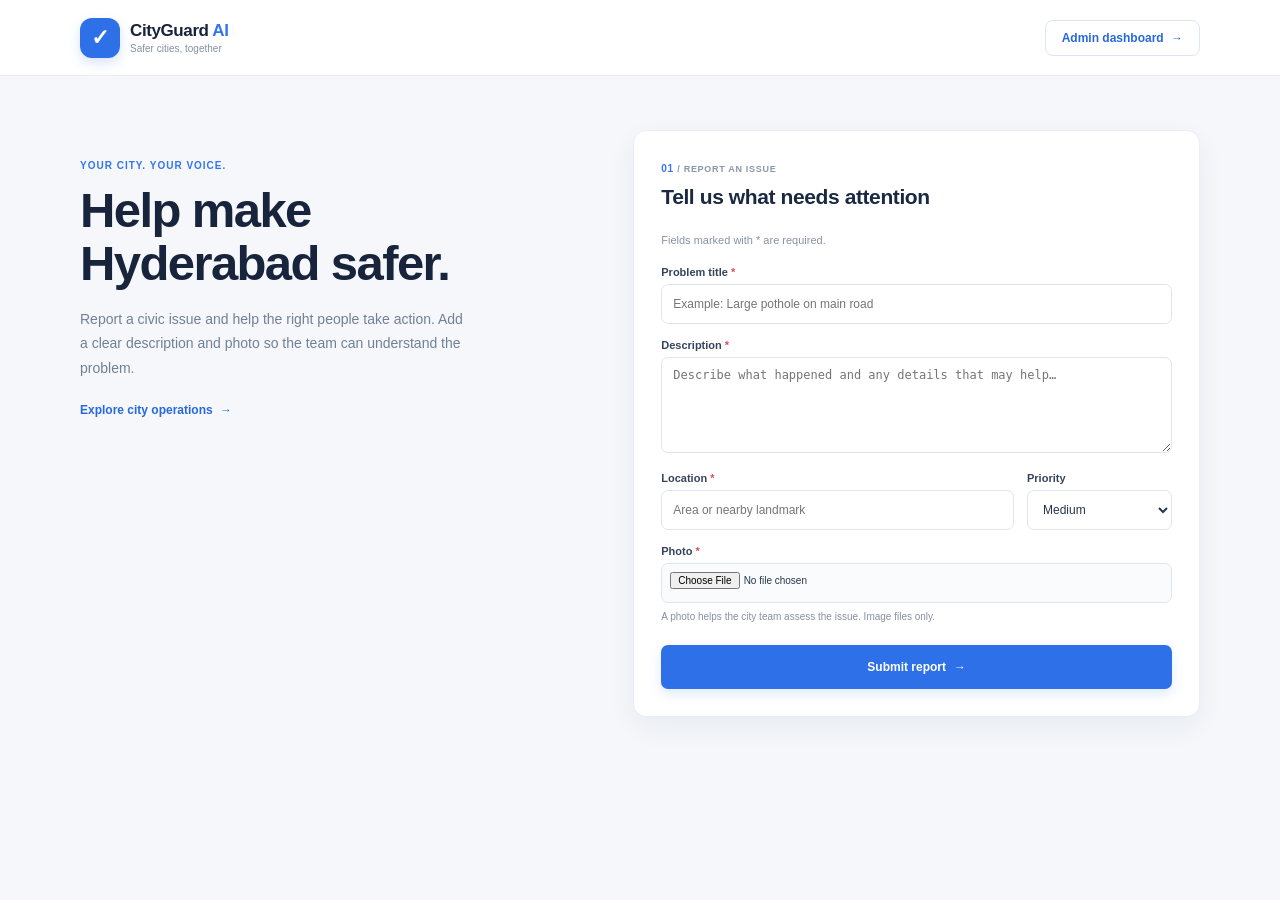
<file: frontend/index.html>
<!DOCTYPE html>
<html lang="en">

<head>
    <meta charset="UTF-8">
    <meta name="viewport" content="width=device-width, initial-scale=1.0">

    <title>CityGuard - Citizen Reporter</title>

    <link rel="stylesheet" href="style.css">
</head>

<body class="citizen-page">
    <header class="topbar citizen-topbar">
        <a class="citizen-brand" href="index.html" aria-label="CityGuard AI citizen reporter">
            <span class="citizen-brand-mark" aria-hidden="true">✓</span>
            <span><strong>CityGuard <b>AI</b></strong><small>Safer cities, together</small></span>
        </a>
        <a href="admin.html" class="admin-link">Admin dashboard <span aria-hidden="true">→</span></a>
    </header>

    <main class="container citizen-container">
        <section class="hero citizen-hero">
            <p class="eyebrow">YOUR CITY. YOUR VOICE.</p>
            <h1>Help make Hyderabad safer.</h1>
            <p>Report a civic issue and help the right people take action. Add a clear description and photo so the team can understand the problem.</p>
            <a class="citizen-secondary-link" href="admin.html">Explore city operations <span aria-hidden="true">→</span></a>
        </section>

        <section class="card citizen-form-card">
            <div class="citizen-form-heading">
                <span class="form-step">01 <span> / REPORT AN ISSUE</span></span>
                <h2>Tell us what needs attention</h2>
                <p>Fields marked with * are required.</p>
            </div>

            <form id="reportForm" enctype="multipart/form-data">
                <div class="form-field">
                    <label for="title">Problem title <span aria-hidden="true">*</span></label>
                    <input type="text" id="title" name="title" placeholder="Example: Large pothole on main road" autocomplete="off" required>
                </div>

                <div class="form-field">
                    <label for="description">Description <span aria-hidden="true">*</span></label>
                    <textarea id="description" name="description" placeholder="Describe what happened and any details that may help…" required></textarea>
                </div>

                <div class="form-row">
                    <div class="form-field">
                        <label for="location">Location <span aria-hidden="true">*</span></label>
                        <input type="text" id="location" name="location" placeholder="Area or nearby landmark" autocomplete="street-address" required>
                    </div>
                    <div class="form-field">
                        <label for="severity">Priority</label>
                        <select id="severity" name="severity">
                            <option value="Low">Low</option>
                            <option value="Medium" selected>Medium</option>
                            <option value="High">High</option>
                        </select>
                    </div>
                </div>

                <div class="form-field">
                    <label for="image">Photo <span aria-hidden="true">*</span></label>
                    <input type="file" id="image" name="image" accept="image/*" aria-describedby="photoHelp" required>
                    <small id="photoHelp" class="field-help">A photo helps the city team assess the issue. Image files only.</small>
                </div>

                <div id="imagePreviewContainer" class="image-preview-container">
                    <img id="imagePreview" alt="Preview of selected report photo">
                    <p id="imagePreviewName" class="image-preview-name"></p>
                </div>

                <button type="submit" class="submit-button">Submit report <span aria-hidden="true">→</span></button>
            </form>

            <div id="message" class="message" role="status" aria-live="polite"></div>
        </section>
    </main>


    <script src="app.js"></script>

</body>

</html>
</file>
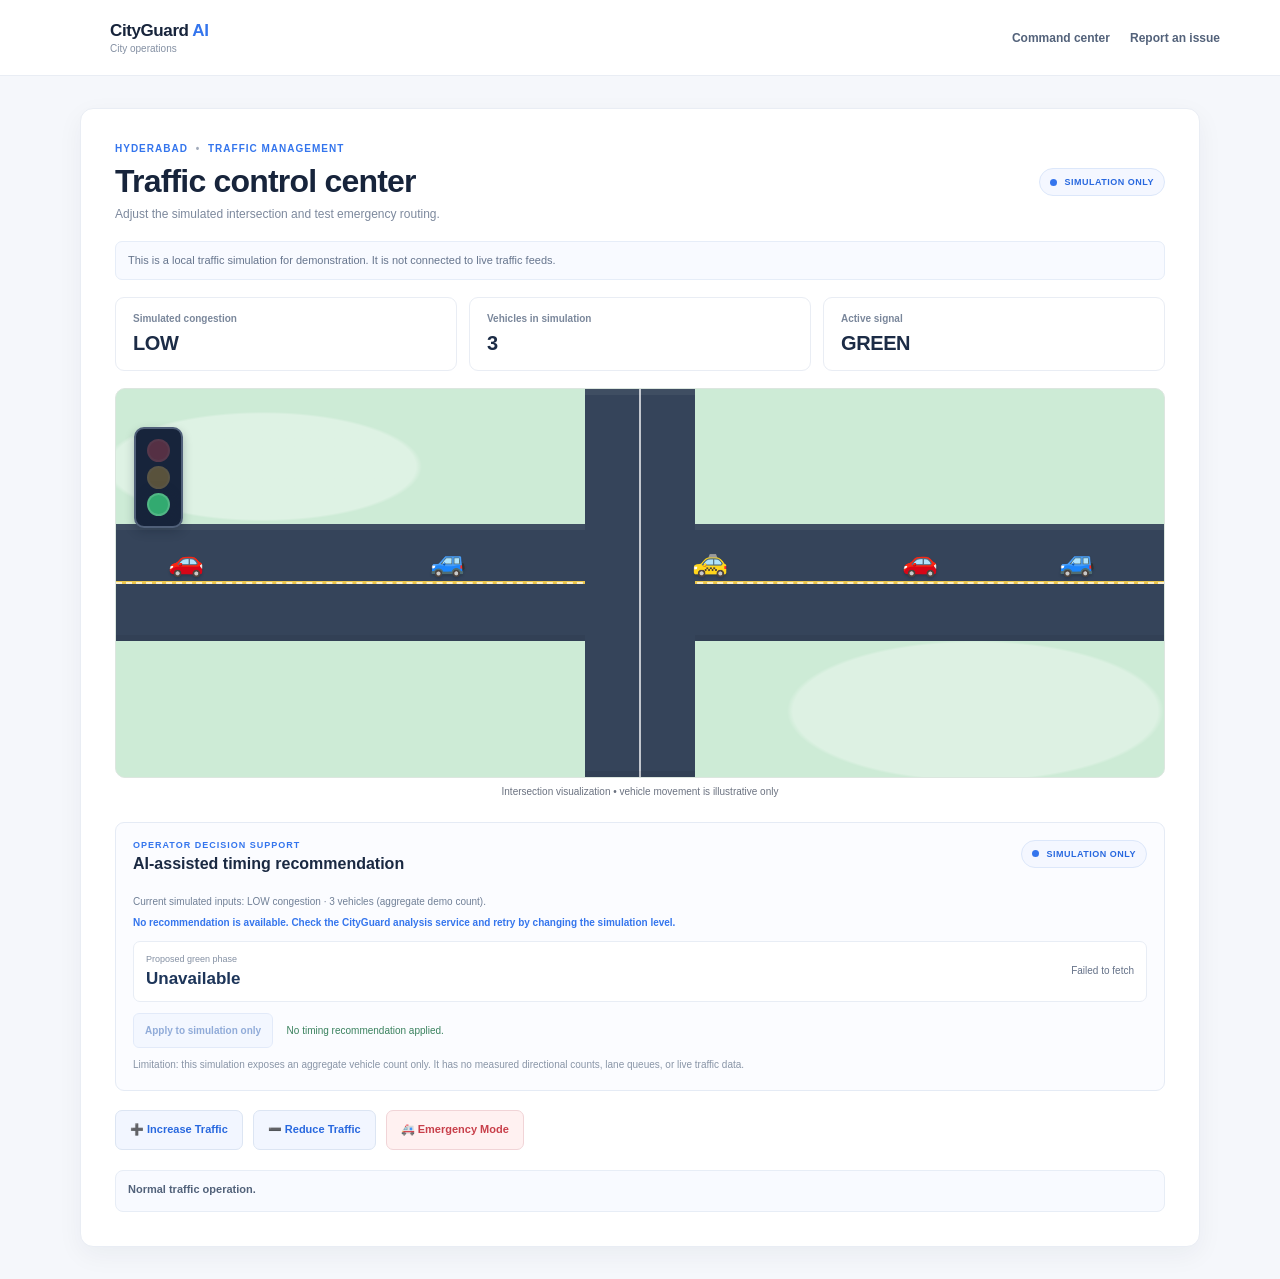
<file: traffic/traffic.html>
<!DOCTYPE html>
<html lang="en">

<head>

    <meta charset="UTF-8">

    <meta name="viewport" content="width=device-width, initial-scale=1.0">

    <title>CityGuard - Traffic Management</title>

    <link rel="stylesheet" href="traffic.css">

</head>


<body class="traffic-page">
    <header class="traffic-header">
        <a class="traffic-brand" href="../frontend/admin.html" aria-label="CityGuard AI admin dashboard">
            <span class="traffic-brand-mark" aria-hidden="true">✓</span>
            <span><strong>CityGuard <b>AI</b></strong><small>City operations</small></span>
        </a>
        <nav class="traffic-nav" aria-label="CityGuard navigation">
            <a href="../frontend/admin.html">Command center</a>
            <a href="../frontend/index.html">Report an issue</a>
        </nav>
    </header>

    <main class="traffic-main">
        <section class="dashboard traffic-dashboard">
            <div class="traffic-heading">
                <div>
                    <p class="traffic-eyebrow">HYDERABAD <span>•</span> TRAFFIC MANAGEMENT</p>
                    <h1>Traffic control center</h1>
                    <p>Adjust the simulated intersection and test emergency routing.</p>
                </div>
                <span class="simulation-badge"><span aria-hidden="true"></span> SIMULATION ONLY</span>
            </div>

            <div class="simulation-notice">
                This is a local traffic simulation for demonstration. It is not connected to live traffic feeds.
            </div>

            <div class="stats">
                <div class="stat">
                    <h3>Simulated congestion</h3>
                    <p id="trafficLevel" aria-live="polite">LOW</p>
                </div>
                <div class="stat">
                    <h3>Vehicles in simulation</h3>
                    <p id="vehicleCount" aria-live="polite">3</p>
                </div>
                <div class="stat">
                    <h3>Active signal</h3>
                    <p id="signalStatus" aria-live="polite">GREEN</p>
                </div>
            </div>


            <!-- Traffic intersection -->

            <div class="intersection" role="img" aria-label="Animated illustration of a simulated city intersection">

                <div class="road horizontal">

                    <div class="car car1">🚗</div>

                    <div class="car car2">🚙</div>

                    <div class="car car3">🚕</div>

                    <div class="car car4">🚗</div>

                    <div class="car car5">🚙</div>

                </div>


                <div class="road vertical"></div>


                <!-- Traffic signal -->

                <div class="traffic-light" aria-label="Simulated traffic signal">

                    <div id="redLight" class="light red"></div>

                    <div id="yellowLight" class="light yellow"></div>

                    <div id="greenLight" class="light green active"></div>

                </div>
            </div>
            <p class="intersection-caption">Intersection visualization • vehicle movement is illustrative only</p>

            <section class="traffic-ai-panel" aria-labelledby="traffic-ai-title">
                <div class="traffic-ai-heading">
                    <div>
                        <p class="traffic-eyebrow">OPERATOR DECISION SUPPORT</p>
                        <h2 id="traffic-ai-title">AI-assisted timing recommendation</h2>
                    </div>
                    <span class="simulation-badge"><span aria-hidden="true"></span> SIMULATION ONLY</span>
                </div>
                <p id="trafficAnalysisInputs" class="traffic-analysis-inputs">Waiting for simulated state…</p>
                <p id="trafficAnalysisStatus" class="traffic-analysis-status" role="status" aria-live="polite">Waiting
                    for analysis…</p>
                <div class="traffic-recommendation">
                    <div>
                        <span>Proposed green phase</span>
                        <strong id="trafficRecommendation">—</strong>
                    </div>
                    <p id="trafficRecommendationReason">A recommendation will be shown when analysis is available.</p>
                </div>
                <button id="applyTimingButton" class="apply-timing-button" type="button" disabled>
                    Apply to simulation only
                </button>
                <p id="appliedTiming" class="applied-timing" role="status" aria-live="polite">
                    No timing recommendation applied.
                </p>
                <p class="directional-limitation">
                    Limitation: this simulation exposes an aggregate vehicle count only. It has no measured directional
                    counts, lane queues, or live traffic data.
                </p>
            </section>

            <!-- Controls -->

            <div class="controls" aria-label="Traffic simulation controls">

                <button id="increaseBtn" type="button">
                    ➕ Increase Traffic
                </button>

                <button id="decreaseBtn" type="button">
                    ➖ Reduce Traffic
                </button>

                <button id="emergencyBtn" class="emergency" type="button">
                    🚑 Emergency Mode
                </button>

            </div>


            <div id="message" class="message" role="status" aria-live="polite">
                Normal traffic operation
            </div>

        </section>

    </main>


    <script src="traffic.js"></script>

</body>

</html>
</file>
<file: frontend/style.css>
* {
    box-sizing: border-box;
    margin: 0;
    padding: 0;
}

body {
    font-family: Arial, sans-serif;
    background: #f4f7fb;
    color: #1f2937;
}

.topbar {
    background: #111827;
    color: white;
    padding: 20px 40px;

    display: flex;
    justify-content: space-between;
    align-items: center;
}

.topbar h1 {
    font-size: 28px;
}

.topbar p {
    margin-top: 5px;
    opacity: 0.8;
}

.admin-link {
    color: white;
    text-decoration: none;

    border: 1px solid white;

    padding: 10px 16px;

    border-radius: 8px;
}

.container {
    width: 90%;
    max-width: 900px;

    margin: 40px auto;
}

.hero {
    text-align: center;
    margin-bottom: 30px;
}

.hero h2 {
    font-size: 32px;
    margin-bottom: 10px;
}

.hero p {
    color: #6b7280;
}

.card {
    background: white;

    padding: 30px;

    border-radius: 15px;

    box-shadow:
        0 5px 20px rgba(0, 0, 0, 0.08);
}

.card h2 {
    margin-bottom: 25px;
}

label {
    display: block;

    margin-top: 18px;
    margin-bottom: 7px;

    font-weight: bold;
}

input,
textarea,
select {
    width: 100%;

    padding: 12px;

    border: 1px solid #d1d5db;

    border-radius: 8px;

    font-size: 15px;
}

textarea {
    min-height: 120px;
    resize: vertical;
}

.image-preview-container {
    margin-top: 20px;

    display: none;

    text-align: center;
}

#imagePreview {
    max-width: 100%;
    max-height: 300px;

    border-radius: 10px;
}

.submit-button {
    width: 100%;

    margin-top: 25px;

    padding: 14px;

    border: none;

    border-radius: 8px;

    background: #dc2626;

    color: white;

    font-size: 16px;

    font-weight: bold;

    cursor: pointer;
}

.submit-button:hover {
    opacity: 0.9;
}

.message {
    margin-top: 20px;

    padding: 12px;

    border-radius: 8px;

    display: none;
}

/* Admin Dashboard */

.dashboard-stats {
    display: grid;

    grid-template-columns:
        repeat(4, 1fr);

    gap: 15px;

    margin-top: 20px;
}


.stat-card {
    background: #f3f4f6;

    padding: 20px;

    border-radius: 12px;

    text-align: center;
}


.stat-card h3 {
    font-size: 30px;

    margin-bottom: 8px;

    color: #111827;
}


.stat-card p {
    color: #6b7280;
}


.report-card {
    border: 1px solid #e5e7eb;

    padding: 20px;

    margin-top: 15px;

    border-radius: 10px;

    background: #fafafa;
}


.report-card h3 {
    margin-bottom: 12px;
}


.report-card p {
    margin-top: 8px;
}


/* Mobile */

@media (max-width: 700px) {

    .dashboard-stats {

        grid-template-columns:
            repeat(2, 1fr);

    }

}

/* Admin dashboard */

body.admin-page {
    min-width: 320px;
    background: #f5f7fb;
    color: #17243b;
    font-family: Inter, "Segoe UI", Arial, sans-serif;
}

body.admin-page .admin-topbar {
    min-height: 78px;
    padding: 12px 34px;
    gap: 28px;
    background: #fff;
    color: #17243b;
    border-bottom: 1px solid #e9edf4;
    box-shadow: 0 2px 10px rgba(24, 42, 72, 0.03);
}

.brand {
    display: inline-flex;
    flex: 0 0 225px;
    align-items: center;
    gap: 11px;
    color: inherit;
    text-decoration: none;
}

.brand-mark {
    display: grid;
    width: 43px;
    height: 46px;
    place-items: center;
}

.brand-mark svg {
    width: 39px;
    height: 43px;
    fill: #2768e8;
}

.brand-mark svg path + path {
    fill: none;
    stroke: #fff;
    stroke-linecap: round;
    stroke-linejoin: round;
    stroke-width: 3;
}

.brand-copy {
    display: grid;
    gap: 3px;
}

.brand-copy strong {
    color: #17243b;
    font-size: 19px;
    letter-spacing: -0.5px;
}

.brand-copy strong span {
    color: #3475ed;
}

.brand-copy small {
    color: #8490a3;
    font-size: 11px;
}

.location-search {
    display: flex;
    width: min(450px, 42vw);
    height: 42px;
    align-items: center;
    gap: 10px;
    margin: 0 auto;
    padding: 0 12px;
    border: 1px solid #e5eaf2;
    border-radius: 9px;
    background: #f9fafc;
    color: #8490a3;
}

.location-search .search-icon {
    font-size: 23px;
    line-height: 1;
    transform: rotate(-20deg);
}

.location-search input {
    min-width: 0;
    height: 100%;
    padding: 0;
    border: 0;
    outline: 0;
    background: transparent;
    color: #17243b;
    font-size: 13px;
}

.location-search input:focus-visible {
    outline: 0;
}

.location-search kbd {
    flex: 0 0 auto;
    padding: 3px 5px;
    border: 1px solid #e5eaf2;
    border-radius: 4px;
    background: #fff;
    color: #8490a3;
    font-family: inherit;
    font-size: 10px;
}

.header-actions,
.profile {
    display: flex;
    align-items: center;
}

.header-actions {
    flex: 0 0 225px;
    justify-content: flex-end;
    gap: 22px;
}

.notification-button {
    display: grid;
    width: 38px;
    height: 38px;
    place-items: center;
    border: 1px solid #e9edf4;
    border-radius: 10px;
    color: #52627a;
}

.notification-button svg {
    width: 19px;
    fill: none;
    stroke: currentColor;
    stroke-linecap: round;
    stroke-linejoin: round;
    stroke-width: 1.7;
}

.profile {
    gap: 9px;
    color: #34445d;
    font-size: 13px;
    font-weight: 600;
}

.profile-avatar {
    display: grid;
    width: 36px;
    height: 36px;
    place-items: center;
    border-radius: 50%;
    background: #e7efff;
    color: #2768e8;
    font-size: 12px;
    font-weight: 700;
}

.admin-layout {
    display: grid;
    min-height: calc(100vh - 78px);
    grid-template-columns: 232px minmax(0, 1fr);
}

.admin-sidebar {
    display: flex;
    min-height: calc(100vh - 78px);
    flex-direction: column;
    padding: 29px 16px 20px;
    border-right: 1px solid #e9edf4;
    background: #fff;
}

.sidebar-label {
    margin: 0 0 13px 12px;
    color: #a0aabc;
    font-size: 10px;
    font-weight: 700;
    letter-spacing: 1.1px;
}

.sidebar-nav {
    display: grid;
    gap: 5px;
}

.sidebar-link {
    display: flex;
    min-height: 43px;
    align-items: center;
    gap: 12px;
    padding: 0 12px;
    border-radius: 8px;
    color: #647188;
    font-size: 13px;
    font-weight: 500;
    text-decoration: none;
    transition: background 0.15s ease, color 0.15s ease;
}

.sidebar-link > span {
    width: 18px;
    color: #8490a3;
    font-size: 18px;
    text-align: center;
}

.sidebar-link:hover,
.sidebar-link.is-active {
    background: #edf3ff;
    color: #2868df;
}

.sidebar-link.is-active {
    font-weight: 650;
}

.sidebar-link.is-active > span {
    color: #2868df;
}

.sidebar-bottom {
    display: grid;
    gap: 19px;
    margin-top: auto;
}

.sidebar-help {
    padding: 15px 13px;
    border: 1px solid #e8edf5;
    border-radius: 10px;
    background: #fbfcfe;
}

.help-icon {
    display: grid;
    width: 24px;
    height: 24px;
    margin-bottom: 10px;
    place-items: center;
    border-radius: 50%;
    background: #eaf1ff;
    color: #3475ed;
    font-size: 13px;
    font-weight: 700;
}

.sidebar-help strong {
    color: #273650;
    font-size: 12px;
}

.sidebar-help p {
    margin: 6px 0 11px;
    color: #8490a3;
    font-size: 11px;
    line-height: 1.5;
}

.sidebar-help a,
.sidebar-citizen-link {
    color: #2868df;
    font-size: 11px;
    font-weight: 650;
    text-decoration: none;
}

.sidebar-help a span,
.sidebar-citizen-link span {
    margin-left: 3px;
}

.sidebar-citizen-link {
    padding: 0 5px;
}

body.admin-page .admin-main {
    width: 100%;
    max-width: 1600px;
    margin: 0 auto;
    padding: 34px clamp(22px, 3.5vw, 54px) 22px;
}

.dashboard-heading {
    display: flex;
    align-items: center;
    justify-content: space-between;
    gap: 20px;
    margin-bottom: 25px;
}

.eyebrow {
    margin-bottom: 9px;
    color: #74829a;
    font-size: 10px;
    font-weight: 700;
    letter-spacing: 1px;
}

.eyebrow span {
    margin: 0 4px;
    color: #3c78e8;
}

.dashboard-heading h1 {
    color: #17243b;
    font-size: clamp(23px, 2.2vw, 30px);
    letter-spacing: -0.8px;
}

.heading-description {
    margin-top: 7px;
    color: #7d899d;
    font-size: 13px;
}

.primary-button {
    display: inline-flex;
    min-height: 42px;
    flex: 0 0 auto;
    align-items: center;
    justify-content: center;
    gap: 8px;
    padding: 0 16px;
    border-radius: 8px;
    background: #2e70e8;
    box-shadow: 0 5px 12px rgba(46, 112, 232, 0.18);
    color: #fff;
    font-size: 12px;
    font-weight: 650;
    text-decoration: none;
    transition: background 0.15s ease, transform 0.15s ease;
}

.primary-button:hover {
    transform: translateY(-1px);
    background: #205fcf;
}

.primary-button span {
    font-size: 18px;
}

body.admin-page .dashboard-stats {
    grid-template-columns: repeat(4, minmax(0, 1fr));
    gap: 15px;
    margin: 0 0 20px;
}

body.admin-page .stat-card {
    min-width: 0;
    padding: 17px 18px;
    border: 1px solid #e9edf4;
    border-radius: 11px;
    background: #fff;
    box-shadow: 0 4px 15px rgba(23, 36, 59, 0.035);
    text-align: left;
}

.stat-card-top {
    display: flex;
    align-items: center;
    justify-content: space-between;
    margin-bottom: 13px;
}

.stat-icon {
    display: grid;
    width: 31px;
    height: 31px;
    place-items: center;
    border-radius: 8px;
    background: #edf3ff;
    color: #3475ed;
    font-size: 17px;
    font-weight: 700;
}

.stat-pending .stat-icon {
    background: #fff5e7;
    color: #e69a32;
}

.stat-resolved .stat-icon {
    background: #e9f8f0;
    color: #2da56a;
}

.stat-high .stat-icon {
    background: #fff0f0;
    color: #e65761;
}

.stat-trend {
    color: #8a96a9;
    font-size: 10px;
}

body.admin-page .stat-card p {
    color: #76839a;
    font-size: 12px;
}

body.admin-page .stat-card h2 {
    margin-top: 5px;
    color: #1a2942;
    font-size: 27px;
    letter-spacing: -0.5px;
}

.dashboard-content-grid {
    display: grid;
    grid-template-columns: minmax(0, 1.5fr) minmax(310px, 0.9fr);
    align-items: start;
    gap: 18px;
}

body.admin-page .admin-panel {
    min-width: 0;
    padding: 20px;
    border: 1px solid #e9edf4;
    border-radius: 12px;
    background: #fff;
    box-shadow: 0 4px 15px rgba(23, 36, 59, 0.035);
}

.panel-heading {
    display: flex;
    align-items: flex-start;
    justify-content: space-between;
    gap: 12px;
}

body.admin-page .panel-heading h2 {
    margin: 0;
    color: #1a2942;
    font-size: 16px;
    letter-spacing: -0.2px;
}

.panel-heading p {
    margin-top: 5px;
    color: #8a96a9;
    font-size: 11px;
}

.map-location-pill {
    display: inline-flex;
    flex: 0 0 auto;
    align-items: center;
    gap: 5px;
    padding: 7px 9px;
    border: 1px solid #e9edf4;
    border-radius: 7px;
    color: #66758d;
    font-size: 10px;
}

.map-location-pill span {
    color: #3475ed;
    font-size: 13px;
}

body.admin-page .map-note {
    margin: 14px 0 10px;
    color: #8a96a9;
    font-size: 10px;
    line-height: 1.5;
}

body.admin-page #cityMap {
    z-index: 1;
    width: 100%;
    height: 400px;
    overflow: hidden;
    border-radius: 9px;
    background: #e9eef3;
}

body.admin-page .map-legend {
    display: flex;
    flex-wrap: wrap;
    gap: 13px 18px;
    margin-top: 14px;
    color: #5e6d83;
    font-size: 10px;
}

.legend-item {
    display: inline-flex;
    align-items: center;
    gap: 6px;
}

.legend-item small {
    color: #9aa4b4;
    font-size: 9px;
}

.legend-dot {
    display: inline-block;
    width: 9px;
    height: 9px;
    border-radius: 50%;
}

.legend-road {
    background: #e64b55;
}

.legend-accident {
    background: #f29b38;
}

.legend-water {
    background: #3982e8;
}

.reports-panel {
    max-height: 585px;
    overflow: auto;
}

.text-link {
    flex: 0 0 auto;
    color: #3475ed;
    font-size: 11px;
    font-weight: 650;
    text-decoration: none;
}

.text-link span {
    margin-left: 2px;
}

body.admin-page .report-card {
    margin-top: 14px;
    padding: 14px 0 0;
    border: 0;
    border-top: 1px solid #edf0f5;
    border-radius: 0;
    background: transparent;
}

body.admin-page .report-type {
    display: inline-block;
    margin-bottom: 6px;
    color: #3475ed;
    font-size: 9px;
    font-weight: 700;
    letter-spacing: 0.4px;
    text-transform: uppercase;
}

body.admin-page .report-card h3 {
    margin: 0;
    color: #273650;
    font-size: 12px;
    line-height: 1.5;
}

body.admin-page .report-card .report-location {
    margin-top: 5px;
    color: #8490a3;
    font-size: 10px;
}

.report-metadata {
    display: flex;
    flex-wrap: wrap;
    gap: 7px;
    margin-top: 10px;
}

.severity-badge,
.status-badge {
    display: inline-flex;
    padding: 4px 7px;
    border-radius: 5px;
    background: #f1f4f8;
    color: #67758b;
    font-size: 9px;
    font-weight: 650;
    text-transform: capitalize;
}

.severity-high {
    background: #fff0f0;
    color: #cf414d;
}

.severity-medium {
    background: #fff6e9;
    color: #b77a22;
}

.severity-low {
    background: #eef5ff;
    color: #4776bd;
}

.status-resolved,
.status-complete,
.status-completed,
.status-closed {
    background: #eaf7ef;
    color: #278653;
}

.status-pending,
.status-open,
.status-in-progress {
    background: #fff6e9;
    color: #b77a22;
}

.report-state {
    padding: 24px 3px;
    color: #8490a3;
    font-size: 12px;
    line-height: 1.6;
}

.map-status {
    margin-top: 9px;
    color: #b84a52;
    font-size: 10px;
    line-height: 1.5;
}

.report-error {
    color: #b84a52;
}

.dashboard-footer {
    padding: 20px 0 3px;
    color: #99a3b3;
    font-size: 10px;
    text-align: center;
}

.dashboard-footer span {
    margin: 0 5px;
    color: #3475ed;
}

@media (max-width: 1100px) {
    body.admin-page .admin-topbar {
        gap: 16px;
        padding-right: 22px;
        padding-left: 22px;
    }

    .brand,
    .header-actions {
        flex-basis: 190px;
    }

    .admin-layout {
        grid-template-columns: 200px minmax(0, 1fr);
    }

    .dashboard-content-grid {
        grid-template-columns: minmax(0, 1.2fr) minmax(280px, 0.9fr);
    }
}

@media (max-width: 850px) {
    .admin-layout {
        grid-template-columns: 68px minmax(0, 1fr);
    }

    .admin-sidebar {
        align-items: center;
        padding: 22px 8px 16px;
    }

    .sidebar-label,
    .sidebar-link:not(.is-active)::after,
    .sidebar-bottom {
        display: none;
    }

    .sidebar-nav {
        width: 100%;
    }

    .sidebar-link {
        justify-content: center;
        gap: 0;
        padding: 0;
        font-size: 0;
    }

    .sidebar-link > span {
        font-size: 20px;
    }

    .dashboard-content-grid {
        grid-template-columns: 1fr;
    }

    .reports-panel {
        max-height: none;
    }
}

@media (max-width: 600px) {
    body.admin-page .admin-topbar {
        min-height: 68px;
        padding: 10px 14px;
        gap: 10px;
    }

    .brand {
        flex: 0 0 auto;
        gap: 7px;
    }

    .brand-mark {
        width: 34px;
        height: 37px;
    }

    .brand-mark svg {
        width: 32px;
        height: 36px;
    }

    .brand-copy strong {
        font-size: 16px;
    }

    .brand-copy small,
    .profile-name,
    .location-search kbd {
        display: none;
    }

    .location-search {
        width: auto;
        min-width: 0;
        flex: 1;
        height: 38px;
        gap: 5px;
        padding: 0 8px;
    }

    .location-search input {
        font-size: 11px;
    }

    .header-actions {
        flex: 0 0 auto;
        gap: 8px;
    }

    .notification-button {
        width: 34px;
        height: 34px;
    }

    .profile-avatar {
        width: 32px;
        height: 32px;
    }

    .admin-layout {
        min-height: calc(100vh - 68px);
        grid-template-columns: 1fr;
    }

    .admin-sidebar {
        position: sticky;
        z-index: 500;
        top: 0;
        min-height: 0;
        padding: 7px 10px;
        border-right: 0;
        border-bottom: 1px solid #e9edf4;
    }

    .sidebar-nav {
        display: flex;
        justify-content: space-around;
        gap: 2px;
    }

    .sidebar-link {
        min-width: 43px;
        min-height: 40px;
    }

    body.admin-page .admin-main {
        padding: 24px 14px 18px;
    }

    .dashboard-heading {
        align-items: flex-start;
    }

    .dashboard-heading h1 {
        font-size: 21px;
    }

    .heading-description {
        max-width: 240px;
        font-size: 11px;
        line-height: 1.5;
    }

    .primary-button {
        min-height: 37px;
        gap: 4px;
        padding: 0 9px;
        font-size: 10px;
    }

    body.admin-page .dashboard-stats {
        grid-template-columns: repeat(2, minmax(0, 1fr));
        gap: 9px;
    }

    body.admin-page .stat-card {
        padding: 13px;
    }

    body.admin-page .stat-card h2 {
        font-size: 23px;
    }

    .stat-trend {
        font-size: 9px;
    }

    body.admin-page .admin-panel {
        padding: 15px;
    }

    .panel-heading {
        flex-wrap: wrap;
    }

    .map-location-pill {
        font-size: 9px;
    }

    body.admin-page #cityMap {
        height: 320px;
    }
}

@media (prefers-reduced-motion: reduce) {
    .sidebar-link,
    .primary-button {
        transition: none;
    }

    .citizen-page .message-progress::before {
        animation: none;
    }
}

.visually-hidden {
    position: absolute;
    width: 1px;
    height: 1px;
    overflow: hidden;
    clip: rect(0, 0, 0, 0);
    white-space: nowrap;
    clip-path: inset(50%);
}

.dashboard-message {
    margin: -8px 0 16px;
    padding: 10px 12px;
    border: 1px solid #f3dcae;
    border-radius: 8px;
    background: #fff9ec;
    color: #805b1d;
    font-size: 11px;
}

.vehicle-detection-panel {
    margin-top: 18px;
}

.vehicle-detection-panel .simulation-badge {
    flex: 0 1 auto;
    white-space: normal;
    line-height: 1.4;
}

.vehicle-detection-status {
    margin: 16px 0 10px;
    color: #52627a;
    font-size: 12px;
    line-height: 1.6;
    overflow-wrap: anywhere;
}

.vehicle-detection-error {
    color: #b43b46;
}

.vehicle-detection-progress {
    height: 8px;
    overflow: hidden;
    border-radius: 8px;
    background: #edf1f6;
}

.vehicle-detection-progress span {
    display: block;
    width: 0;
    height: 100%;
    border-radius: inherit;
    background: #3475ed;
    transition: width 0.2s ease;
}

.vehicle-detection-metrics {
    display: grid;
    grid-template-columns: repeat(auto-fit, minmax(130px, 1fr));
    gap: 10px;
    margin-top: 16px;
}

.vehicle-detection-metrics > div {
    min-width: 0;
    padding: 12px;
    border: 1px solid #e9edf4;
    border-radius: 9px;
    background: #fbfcfe;
}

.vehicle-detection-metrics dt {
    color: #7d899d;
    font-size: 10px;
    line-height: 1.4;
}

.vehicle-detection-metrics dd {
    margin-top: 5px;
    color: #1a2942;
    font-size: 20px;
    font-weight: 700;
    overflow-wrap: anywhere;
    text-transform: capitalize;
}

.vehicle-detection-note {
    margin-top: 12px;
    color: #8490a3;
    font-size: 10px;
    line-height: 1.6;
}

.vehicle-detection-actions {
    display: flex;
    flex-wrap: wrap;
    align-items: center;
    gap: 10px;
    margin-top: 15px;
}

.vehicle-detection-actions .primary-button {
    min-height: 38px;
    border: 0;
    cursor: pointer;
}

.vehicle-detection-actions .primary-button:disabled,
.vehicle-detection-actions .refresh-button:disabled {
    cursor: wait;
    opacity: 0.65;
}

.vehicle-detection-actions .text-link[hidden] {
    display: none;
}

@media (prefers-reduced-motion: reduce) {
    .vehicle-detection-progress span {
        transition: none;
    }
}

.dashboard-message[hidden] {
    display: none;
}

.report-filters {
    display: flex;
    align-items: center;
    gap: 7px;
    margin-top: 16px;
}

.report-filters label {
    min-width: 0;
    margin: 0;
}

.report-filters select {
    width: auto;
    max-width: 100%;
    min-height: 32px;
    padding: 5px 24px 5px 8px;
    border-color: #e5eaf2;
    border-radius: 6px;
    background-color: #fff;
    color: #53627a;
    font-size: 10px;
}

.refresh-button {
    min-height: 32px;
    margin-left: auto;
    padding: 5px 9px;
    border: 1px solid #dbe6fa;
    border-radius: 6px;
    background: #f2f6ff;
    color: #2868df;
    font-size: 10px;
    font-weight: 650;
    cursor: pointer;
}

.refresh-button:hover {
    background: #e8f0ff;
}

.refresh-button:disabled {
    cursor: wait;
    opacity: 0.65;
}

.retry-button {
    margin: 0 0 14px 3px;
}

body.admin-page .report-card .report-time {
    margin-top: 5px;
    color: #9aa4b4;
    font-size: 9px;
}

.ai-status-badge {
    display: inline-flex;
    flex: 0 0 auto;
    align-items: center;
    padding: 6px 8px;
    border-radius: 6px;
    background: #f1f4f8;
    color: #66758d;
    font-size: 9px;
    font-weight: 650;
}

.ai-status-available {
    background: #eaf7ef;
    color: #278653;
}

.ai-status-fallback {
    background: #fff6e9;
    color: #9a681b;
}

.report-ai-assessment {
    margin-top: 11px;
    padding: 10px;
    border: 1px solid #e7edf6;
    border-radius: 7px;
    background: #fafcff;
    color: #647188;
    font-size: 10px;
    line-height: 1.55;
}

.assessment-label {
    display: inline-block;
    margin-bottom: 5px;
    color: #3475ed;
    font-size: 9px;
    font-weight: 750;
    letter-spacing: 0.35px;
    text-transform: uppercase;
}

.report-ai-assessment > p + p {
    margin-top: 3px;
}

.report-ai-assessment .assessment-explanation {
    margin-top: 5px;
    color: #8995a7;
    font-size: 9px;
}

.emergency-review-alert {
    margin-top: 8px;
    padding: 9px;
    border: 1px solid #f0d1d4;
    border-left: 3px solid #cf414d;
    border-radius: 6px;
    background: #fff5f5;
    color: #8d3740;
    font-size: 9px;
    line-height: 1.55;
}

.emergency-review-alert strong {
    display: block;
    margin-bottom: 4px;
    color: #b4333e;
    font-size: 10px;
}

.emergency-review-alert p + p {
    margin-top: 5px;
}

.ai-traffic-panel {
    margin-top: 18px;
}

.ai-traffic-panel .simulation-badge {
    flex: 0 1 auto;
    white-space: normal;
    line-height: 1.4;
}

.traffic-insight-inputs {
    display: grid;
    grid-template-columns: repeat(2, minmax(0, 1fr));
    gap: 10px;
    margin-top: 16px;
}

.traffic-insight-inputs div {
    min-width: 0;
    padding: 12px;
    border: 1px solid #e8edf5;
    border-radius: 8px;
    background: #f8faff;
}

.traffic-insight-inputs dt,
.traffic-insight-result strong {
    color: #647188;
    font-size: 10px;
    font-weight: 650;
}

.traffic-insight-inputs dd {
    margin-top: 5px;
    color: #283952;
    font-size: 15px;
    font-weight: 700;
}

.ai-assessment-status {
    margin-top: 12px;
    color: #52627a;
    font-size: 11px;
    font-weight: 650;
}

.traffic-insight-result {
    display: grid;
    gap: 12px;
    margin: 10px 0 8px;
    padding: 14px;
    border: 1px solid #e8edf5;
    border-radius: 8px;
    background: #fff;
}

.traffic-insight-result p {
    color: #647188;
    font-size: 12px;
    line-height: 1.6;
}

.traffic-insight-result strong {
    display: block;
    margin-bottom: 5px;
}

.traffic-insight-recommendation span {
    color: #254f9b;
    font-size: 18px;
    font-weight: 750;
}

.traffic-insight-limitation {
    margin: 8px 0 12px;
    color: #6c7a90;
    font-size: 11px;
    line-height: 1.6;
}

@media (max-width: 480px) {
    .traffic-insight-inputs {
        grid-template-columns: 1fr;
    }
}

body.admin-page .report-card[hidden] {
    display: none;
}

.citizen-page {
    min-height: 100vh;
    background: #f5f7fb;
    color: #17243b;
    font-family: Inter, "Segoe UI", Arial, sans-serif;
}

.citizen-topbar {
    min-height: 76px;
    padding: 12px max(22px, calc((100% - 1120px) / 2));
    border-bottom: 1px solid #e9edf4;
    background: #fff;
    color: #17243b;
}

.citizen-brand {
    display: inline-flex;
    align-items: center;
    gap: 10px;
    color: inherit;
    text-decoration: none;
}

.citizen-brand-mark,
.traffic-brand-mark {
    display: grid;
    width: 40px;
    height: 40px;
    place-items: center;
    border-radius: 12px;
    background: #2e70e8;
    box-shadow: 0 5px 12px rgba(46, 112, 232, 0.18);
    color: #fff;
    font-size: 22px;
    font-weight: 700;
}

.citizen-brand strong,
.traffic-brand strong {
    display: block;
    color: #17243b;
    font-size: 17px;
    letter-spacing: -0.4px;
}

.citizen-brand strong b,
.traffic-brand strong b {
    color: #3475ed;
}

.citizen-brand small,
.traffic-brand small {
    display: block;
    margin-top: 2px;
    color: #8490a3;
    font-size: 10px;
}

.citizen-page .admin-link {
    border: 1px solid #dce5f3;
    color: #2868df;
    font-size: 12px;
    font-weight: 650;
    transition: background 0.15s ease, border-color 0.15s ease;
}

.citizen-page .admin-link:hover {
    border-color: #c5d6f5;
    background: #f4f7ff;
}

.citizen-page .admin-link span,
.citizen-secondary-link span {
    margin-left: 4px;
}

.citizen-container {
    display: grid;
    max-width: 1120px;
    grid-template-columns: minmax(0, 0.9fr) minmax(440px, 1.1fr);
    align-items: start;
    gap: clamp(30px, 7vw, 90px);
    margin: 54px auto 72px;
}

.citizen-hero {
    position: sticky;
    top: 38px;
    margin-bottom: 0;
    padding-top: 30px;
    text-align: left;
}

.citizen-hero .eyebrow {
    margin-bottom: 13px;
    color: #3475ed;
}

.citizen-hero h1 {
    max-width: 450px;
    color: #17243b;
    font-size: clamp(34px, 4vw, 49px);
    letter-spacing: -1.6px;
    line-height: 1.08;
}

.citizen-hero > p:not(.eyebrow) {
    max-width: 390px;
    margin-top: 17px;
    color: #718097;
    font-size: 14px;
    line-height: 1.75;
}

.citizen-secondary-link {
    display: inline-block;
    margin-top: 23px;
    color: #2868df;
    font-size: 12px;
    font-weight: 650;
    text-decoration: none;
}

.citizen-form-card {
    padding: 27px;
    border: 1px solid #e9edf4;
    border-radius: 13px;
    box-shadow: 0 10px 28px rgba(23, 36, 59, 0.055);
}

.citizen-form-heading {
    margin-bottom: 20px;
}

.form-step {
    color: #3475ed;
    font-size: 10px;
    font-weight: 750;
    letter-spacing: 0.7px;
}

.form-step span {
    color: #8a96a9;
    font-size: 9px;
}

.citizen-form-heading h2 {
    margin-top: 9px;
    color: #1a2942;
    font-size: 21px;
    letter-spacing: -0.4px;
}

.citizen-form-heading p {
    margin-top: 6px;
    color: #8793a6;
    font-size: 11px;
}

.citizen-page .form-field {
    min-width: 0;
    margin: 0 0 15px;
}

.citizen-page .form-field label {
    margin: 0 0 6px;
    color: #35445c;
    font-size: 11px;
    font-weight: 650;
}

.citizen-page .form-field label span {
    color: #d74f5b;
}

.citizen-page .form-field input,
.citizen-page .form-field textarea,
.citizen-page .form-field select {
    min-height: 40px;
    padding: 10px 11px;
    border-color: #dfe5ee;
    border-radius: 7px;
    background: #fff;
    color: #25354d;
    font-size: 12px;
}

.citizen-page .form-field textarea {
    min-height: 96px;
}

.citizen-page .form-field input:focus,
.citizen-page .form-field textarea:focus,
.citizen-page .form-field select:focus {
    border-color: #5a8ce8;
    outline: 3px solid rgba(52, 117, 237, 0.12);
}

.citizen-page .form-field input[type="file"] {
    padding: 8px;
    background: #fafbfd;
    font-size: 10px;
}

.field-help {
    display: block;
    margin-top: 6px;
    color: #8490a3;
    font-size: 10px;
    line-height: 1.5;
}

.form-row {
    display: grid;
    grid-template-columns: minmax(0, 1fr) 145px;
    gap: 13px;
}

.citizen-page .image-preview-container {
    margin: 10px 0 0;
    padding: 9px;
    border: 1px solid #e9edf4;
    border-radius: 8px;
    background: #f9fafc;
    text-align: left;
}

.citizen-page #imagePreview {
    display: block;
    max-width: 100%;
    max-height: 220px;
    margin: 0 auto;
    border-radius: 5px;
    object-fit: contain;
}

.image-preview-name {
    margin-top: 7px;
    color: #718097;
    font-size: 10px;
    overflow-wrap: anywhere;
}

.citizen-page .submit-button {
    display: flex;
    min-height: 44px;
    align-items: center;
    justify-content: center;
    gap: 8px;
    margin-top: 21px;
    border-radius: 7px;
    background: #2e70e8;
    box-shadow: 0 5px 12px rgba(46, 112, 232, 0.15);
    font-size: 12px;
    transition: background 0.15s ease, transform 0.15s ease;
}

.citizen-page .submit-button:hover {
    transform: translateY(-1px);
    background: #205fcf;
}

.citizen-page .submit-button:disabled {
    cursor: wait;
    opacity: 0.7;
    transform: none;
}

.citizen-page .message {
    margin-top: 15px;
    padding: 11px 12px;
    font-size: 11px;
    line-height: 1.5;
}

.citizen-page .message-progress,
.citizen-page .message-success,
.citizen-page .message-error {
    display: block;
}

.citizen-page .message-progress {
    position: relative;
    padding-left: 34px;
    background: #eff5ff;
    color: #285db4;
}

.citizen-page .message-progress::before {
    position: absolute;
    top: 50%;
    left: 12px;
    width: 12px;
    height: 12px;
    border: 2px solid #b9cef6;
    border-top-color: #2868df;
    border-radius: 50%;
    content: "";
    animation: citizen-submit-spin 0.8s linear infinite;
    transform: translateY(-50%);
}

@keyframes citizen-submit-spin {
    to {
        transform: translateY(-50%) rotate(360deg);
    }
}

.citizen-page .message-success {
    background: #eaf7ef;
    color: #247c4b;
}

.citizen-page .message-error {
    background: #fff0f0;
    color: #b43b46;
}

@media (max-width: 800px) {
    .citizen-container {
        max-width: 620px;
        grid-template-columns: 1fr;
        gap: 25px;
        margin-top: 30px;
    }

    .citizen-hero {
        position: static;
        padding-top: 0;
    }

    .citizen-hero h1 {
        max-width: 560px;
        font-size: 38px;
    }

    .citizen-hero > p:not(.eyebrow) {
        max-width: 540px;
    }
}

@media (max-width: 520px) {
    .citizen-topbar {
        min-height: 66px;
        padding-right: 14px;
        padding-left: 14px;
    }

    .citizen-container {
        width: calc(100% - 28px);
        margin-top: 25px;
    }

    .citizen-hero h1 {
        font-size: 33px;
    }

    .citizen-hero > p:not(.eyebrow) {
        font-size: 12px;
    }

    .citizen-form-card {
        padding: 19px 16px;
    }

    .form-row {
        grid-template-columns: 1fr;
        gap: 0;
    }
}

@media (max-width: 360px) {
    .report-filters {
        flex-wrap: wrap;
    }

    .report-filters label {
        flex: 1 1 110px;
    }

    .report-filters select {
        width: 100%;
    }
}
</file>
<file: traffic/traffic.css>
* {
    box-sizing: border-box;
    margin: 0;
    padding: 0;
}


body {
    font-family: Arial, sans-serif;

    background: #eef2f7;

    color: #1f2937;
}


header {
    background: #111827;

    color: white;

    padding: 25px;

    text-align: center;
}


header h1 {
    font-size: 30px;
}


header p {
    margin-top: 8px;

    opacity: 0.8;
}


main {
    width: 90%;

    max-width: 1000px;

    margin: 40px auto;
}


.dashboard {
    background: white;

    padding: 30px;

    border-radius: 16px;

    box-shadow:
        0 5px 20px rgba(0, 0, 0, 0.08);
}


.dashboard h2 {
    text-align: center;

    font-size: 30px;

    margin-bottom: 8px;
}


.dashboard>p {
    text-align: center;

    color: #6b7280;

    margin-bottom: 25px;
}


/* Statistics */

.stats {
    display: grid;

    grid-template-columns:
        repeat(3, 1fr);

    gap: 15px;

    margin-bottom: 30px;
}


.stat {
    background: #f3f4f6;

    padding: 20px;

    border-radius: 12px;

    text-align: center;
}


.stat h3 {
    margin-bottom: 10px;
}


.stat p {
    font-size: 24px;

    font-weight: bold;
}


/* Intersection */

.intersection {
    position: relative;

    width: 100%;

    height: 400px;

    background: #86efac;

    overflow: hidden;

    border-radius: 12px;
}


/* Roads */

.road.horizontal {
    position: absolute;

    width: 100%;

    height: 120px;

    top: 140px;

    background: #374151;
}


.road.vertical {
    position: absolute;

    height: 100%;

    width: 120px;

    left: calc(50% - 60px);

    background: #374151;
}


/* Road markings */

.road.horizontal::after {
    content: "";

    position: absolute;

    top: 58px;

    left: 0;

    width: 100%;

    border-top: 4px dashed #facc15;
}


/* Cars */

.car {
    position: absolute;

    font-size: 28px;

    top: 42px;
}


.car1 {
    left: 5%;

    animation: moveCar 6s linear infinite;
}


.car2 {
    left: 30%;

    animation: moveCar 7s linear infinite;
}


.car3 {
    left: 55%;

    animation: moveCar 5s linear infinite;
}


.car4 {
    left: 75%;

    animation: moveCar 8s linear infinite;
}


.car5 {
    left: 90%;

    animation: moveCar 6s linear infinite;
}


@keyframes moveCar {

    0% {
        transform: translateX(-100px);
    }

    100% {
        transform: translateX(1100px);
    }

}


/* Traffic light */

.traffic-light {
    position: absolute;

    top: 30px;

    left: 25px;

    background: #111827;

    padding: 10px;

    border-radius: 12px;

    width: 55px;
}


.light {
    width: 30px;

    height: 30px;

    border-radius: 50%;

    margin: 5px auto;

    opacity: 0.25;
}


.red {
    background: red;
}


.yellow {
    background: yellow;
}


.green {
    background: limegreen;
}


.light.active {
    opacity: 1;
}


/* Controls */

.controls {
    display: flex;

    gap: 15px;

    justify-content: center;

    margin-top: 30px;

    flex-wrap: wrap;
}


button {
    padding: 13px 20px;

    border: none;

    border-radius: 8px;

    background: #2563eb;

    color: white;

    font-size: 15px;

    cursor: pointer;
}


button:hover {
    opacity: 0.85;
}


button.emergency {
    background: #dc2626;
}


.message {
    margin-top: 20px;

    padding: 15px;

    text-align: center;

    background: #f3f4f6;

    border-radius: 8px;

    font-weight: bold;
}


/* Mobile */

@media (max-width: 700px) {

    .stats {
        grid-template-columns: 1fr;
    }

}

/* CityGuard traffic simulation improvements */

button {
    transition: opacity 0.2s ease, transform 0.2s ease;
}

button:hover {
    opacity: 0.9;
    transform: translateY(-2px);
}

button:focus-visible {
    outline: 3px solid #facc15;
    outline-offset: 3px;
}

button:disabled {
    opacity: 0.5;
    cursor: not-allowed;
    transform: none;
}

/* Better layout on smaller screens */
@media (max-width: 700px) {
    main {
        width: 94%;
        margin: 20px auto;
    }

    .dashboard {
        padding: 18px;
    }

    .dashboard h2 {
        font-size: 24px;
    }

    .intersection {
        height: 300px;
    }

    .road.horizontal {
        top: 100px;
    }

    .road.vertical {
        left: calc(50% - 45px);
        width: 90px;
    }

    .controls button {
        width: 100%;
    }
}

body.traffic-page {
    min-width: 320px;
    min-height: 100vh;
    background: #f5f7fb;
    color: #17243b;
    font-family: Inter, "Segoe UI", Arial, sans-serif;
}

.traffic-header {
    display: flex;
    min-height: 76px;
    align-items: center;
    justify-content: space-between;
    gap: 24px;
    padding: 12px max(22px, calc((100% - 1160px) / 2));
    border-bottom: 1px solid #e9edf4;
    background: #fff;
    text-align: left;
}

.traffic-brand {
    display: inline-flex;
    align-items: center;
    gap: 10px;
    color: inherit;
    text-decoration: none;
}

.traffic-brand-mark {
    width: 40px;
    height: 40px;
    border-radius: 12px;
    font-size: 22px;
}

.traffic-brand strong {
    color: #17243b;
    font-size: 17px;
    letter-spacing: -0.4px;
}

.traffic-brand strong b {
    color: #3475ed;
}

.traffic-brand small {
    display: block;
    margin-top: 2px;
    color: #8490a3;
    font-size: 10px;
}

.traffic-nav {
    display: flex;
    flex-wrap: wrap;
    gap: 20px;
}

.traffic-nav a {
    color: #53627a;
    font-size: 12px;
    font-weight: 600;
    text-decoration: none;
}

.traffic-nav a:hover {
    color: #2868df;
}

.traffic-main {
    width: min(1120px, calc(100% - 40px));
    max-width: 1120px;
    margin: 32px auto;
}

.traffic-dashboard {
    padding: clamp(20px, 3vw, 34px);
    border: 1px solid #e9edf4;
    border-radius: 13px;
    background: #fff;
    box-shadow: 0 8px 26px rgba(23, 36, 59, 0.05);
}

.traffic-heading {
    display: flex;
    align-items: center;
    justify-content: space-between;
    gap: 20px;
}

.traffic-eyebrow {
    margin-bottom: 9px;
    color: #3475ed;
    font-size: 10px;
    font-weight: 750;
    letter-spacing: 1px;
}

.traffic-eyebrow span {
    margin: 0 4px;
    color: #a1aaba;
}

.traffic-heading h1 {
    color: #17243b;
    font-size: clamp(24px, 3vw, 32px);
    letter-spacing: -0.8px;
}

.traffic-heading>div>p:last-child {
    margin-top: 7px;
    color: #7d899d;
    font-size: 12px;
}

.simulation-badge {
    display: inline-flex;
    flex: 0 0 auto;
    align-items: center;
    gap: 7px;
    padding: 8px 10px;
    border: 1px solid #dce7fa;
    border-radius: 20px;
    background: #f4f7ff;
    color: #2868df;
    font-size: 9px;
    font-weight: 750;
    letter-spacing: 0.5px;
}

.simulation-badge>span {
    width: 7px;
    height: 7px;
    border-radius: 50%;
    background: #3475ed;
}

.simulation-notice {
    margin-top: 20px;
    padding: 10px 12px;
    border: 1px solid #e6edf8;
    border-radius: 7px;
    background: #f8faff;
    color: #66758d;
    font-size: 11px;
    line-height: 1.5;
}

.traffic-page .stats {
    grid-template-columns: repeat(3, minmax(0, 1fr));
    gap: 12px;
    margin: 17px 0;
}

.traffic-page .stat {
    padding: 15px 17px;
    border: 1px solid #e9edf4;
    border-radius: 9px;
    background: #fff;
    text-align: left;
}

.traffic-page .stat h3 {
    margin-bottom: 8px;
    color: #7a879b;
    font-size: 10px;
    font-weight: 650;
}

.traffic-page .stat p {
    color: #1c2c46;
    font-size: 20px;
    font-weight: 750;
    letter-spacing: -0.4px;
}

.traffic-page .intersection {
    height: clamp(280px, 38vw, 390px);
    border: 1px solid #dce6df;
    border-radius: 10px;
    background-color: #cdebd6;
    background-image:
        radial-gradient(ellipse at 14% 20%, rgba(255, 255, 255, 0.35) 0 12%, transparent 12.5%),
        radial-gradient(ellipse at 82% 83%, rgba(255, 255, 255, 0.32) 0 15%, transparent 15.5%);
}

.traffic-page .road.horizontal,
.traffic-page .road.vertical {
    background-color: #35445a;
    box-shadow: inset 0 6px 0 rgba(255, 255, 255, 0.05), inset 0 -6px 0 rgba(0, 0, 0, 0.06);
}

.traffic-page .road.horizontal {
    top: 35%;
    height: 30%;
    background-image:
        linear-gradient(to bottom, transparent 0 49%, #edc84d 49% 51%, transparent 51%);
}

.traffic-page .road.horizontal::after {
    top: 50%;
    border-top: 2px dashed rgba(255, 255, 255, 0.7);
}

.traffic-page .road.vertical {
    left: calc(50% - 55px);
    width: 110px;
    background-image:
        linear-gradient(to right, transparent 0 49%, rgba(255, 255, 255, 0.7) 49% 51%, transparent 51%);
}

.traffic-page .car {
    z-index: 2;
    top: 17%;
    font-size: clamp(22px, 2.5vw, 29px);
    filter: drop-shadow(0 2px 1px rgba(12, 21, 35, 0.22));
}

.traffic-page .traffic-light {
    z-index: 3;
    top: 10%;
    left: 18px;
    width: 49px;
    padding: 6px;
    border: 2px solid #506079;
    border-radius: 10px;
    background: #17243b;
    box-shadow: 0 4px 10px rgba(17, 27, 44, 0.25);
}

.traffic-page .light {
    width: 23px;
    height: 23px;
    margin: 4px auto;
    border: 2px solid rgba(255, 255, 255, 0.15);
    opacity: 0.3;
}

.traffic-page .red {
    background: #e34d59;
}

.traffic-page .yellow {
    background: #f0bb40;
}

.traffic-page .green {
    background: #32aa70;
}

.traffic-page .light.active {
    opacity: 1;
    box-shadow: 0 0 11px currentColor;
}

.intersection-caption {
    margin-top: 8px;
    color: #8995a7;
    font-size: 10px;
}

.traffic-ai-panel {
    margin-top: 18px;
    padding: 17px;
    border: 1px solid #e5ebf5;
    border-radius: 9px;
    background: #fbfcff;
}

.traffic-ai-heading {
    display: flex;
    align-items: flex-start;
    justify-content: space-between;
    gap: 12px;
}

.traffic-ai-heading .traffic-eyebrow {
    margin-bottom: 5px;
    font-size: 9px;
}

.traffic-ai-heading h2 {
    color: #1a2942;
    font-size: 16px;
    text-align: left;
}

.traffic-analysis-inputs,
.traffic-analysis-status,
.directional-limitation {
    color: #718097;
    font-size: 10px;
    line-height: 1.6;
}

.traffic-analysis-inputs {
    margin-top: 13px;
}

.traffic-analysis-status {
    margin-top: 5px;
    color: #3475ed;
    font-weight: 650;
}

.traffic-recommendation {
    display: flex;
    align-items: center;
    justify-content: space-between;
    gap: 20px;
    margin-top: 10px;
    padding: 12px;
    border: 1px solid #e8edf5;
    border-radius: 7px;
    background: #fff;
}

.traffic-recommendation>div {
    display: grid;
    flex: 0 0 auto;
    gap: 5px;
}

.traffic-recommendation>div span {
    color: #8490a3;
    font-size: 9px;
}

.traffic-recommendation>div strong {
    color: #1d3559;
    font-size: 17px;
}

.traffic-recommendation>p {
    max-width: 540px;
    color: #647188;
    font-size: 10px;
    line-height: 1.55;
}

.apply-timing-button {
    min-height: 35px;
    margin-top: 11px;
    padding: 8px 11px;
    border: 1px solid #cbdaf4;
    border-radius: 6px;
    background: #edf3ff;
    color: #285db4;
    font-size: 10px;
    font-weight: 650;
    cursor: pointer;
}

.apply-timing-button:hover:not(:disabled) {
    background: #e0ebff;
}

.apply-timing-button:disabled {
    cursor: not-allowed;
    opacity: 0.5;
}

.applied-timing {
    display: inline-block;
    margin-left: 9px;
    color: #39815d;
    font-size: 10px;
}

.directional-limitation {
    margin-top: 9px;
    color: #8995a7;
}

.traffic-page .controls {
    justify-content: flex-start;
    gap: 10px;
    margin-top: 19px;
}

.traffic-page .controls button {
    min-height: 40px;
    padding: 9px 14px;
    border: 1px solid #dce5f3;
    border-radius: 7px;
    background: #f2f6ff;
    color: #2868df;
    font-size: 11px;
    font-weight: 650;
    transition: background 0.15s ease, transform 0.15s ease;
}

.traffic-page .controls button:hover {
    transform: translateY(-1px);
    background: #e8f0ff;
    opacity: 1;
}

.traffic-page .controls button.emergency {
    border-color: #f1d4d7;
    background: #fff1f1;
    color: #c83f4a;
}

.traffic-page .controls button.emergency:hover {
    background: #ffe6e7;
}

.traffic-page button:focus-visible {
    outline: 3px solid rgba(52, 117, 237, 0.38);
    outline-offset: 2px;
}

.traffic-page .message {
    min-height: 42px;
    padding: 12px;
    border: 1px solid #e7edf6;
    border-radius: 8px;
    background: #f8faff;
    color: #52627a;
    font-size: 11px;
    font-weight: 600;
    text-align: left;
}

@media (max-width: 700px) {
    .traffic-header {
        min-height: 66px;
        padding: 10px 15px;
    }

    .traffic-nav {
        gap: 10px;
    }

    .traffic-nav a {
        font-size: 10px;
    }

    .traffic-main {
        width: calc(100% - 24px);
        margin: 18px auto;
    }

    .traffic-dashboard {
        padding: 17px 14px;
    }

    .traffic-heading {
        align-items: flex-start;
        flex-direction: column;
        gap: 12px;
    }

    .traffic-page .stats {
        grid-template-columns: repeat(3, minmax(0, 1fr));
        gap: 7px;
    }

    .traffic-page .stat {
        padding: 11px 9px;
    }

    .traffic-page .stat h3 {
        min-height: 25px;
        line-height: 1.35;
    }

    .traffic-page .stat p {
        font-size: 17px;
    }

    .traffic-page .intersection {
        height: 270px;
    }

    .traffic-recommendation {
        align-items: flex-start;
        flex-direction: column;
        gap: 9px;
    }

    .applied-timing {
        display: block;
        margin: 8px 0 0;
    }

    .traffic-page .road.horizontal {
        top: 34%;
        height: 32%;
    }

    .traffic-page .road.vertical {
        left: calc(50% - 42px);
        width: 84px;
    }

    .traffic-page .controls button {
        width: auto;
        flex: 1 1 145px;
        font-size: 10px;
    }
}

@media (prefers-reduced-motion: reduce) {
    .traffic-page .car {
        animation-play-state: paused;
    }

    .traffic-page .controls button {
        transition: none;
    }
}
</file>
